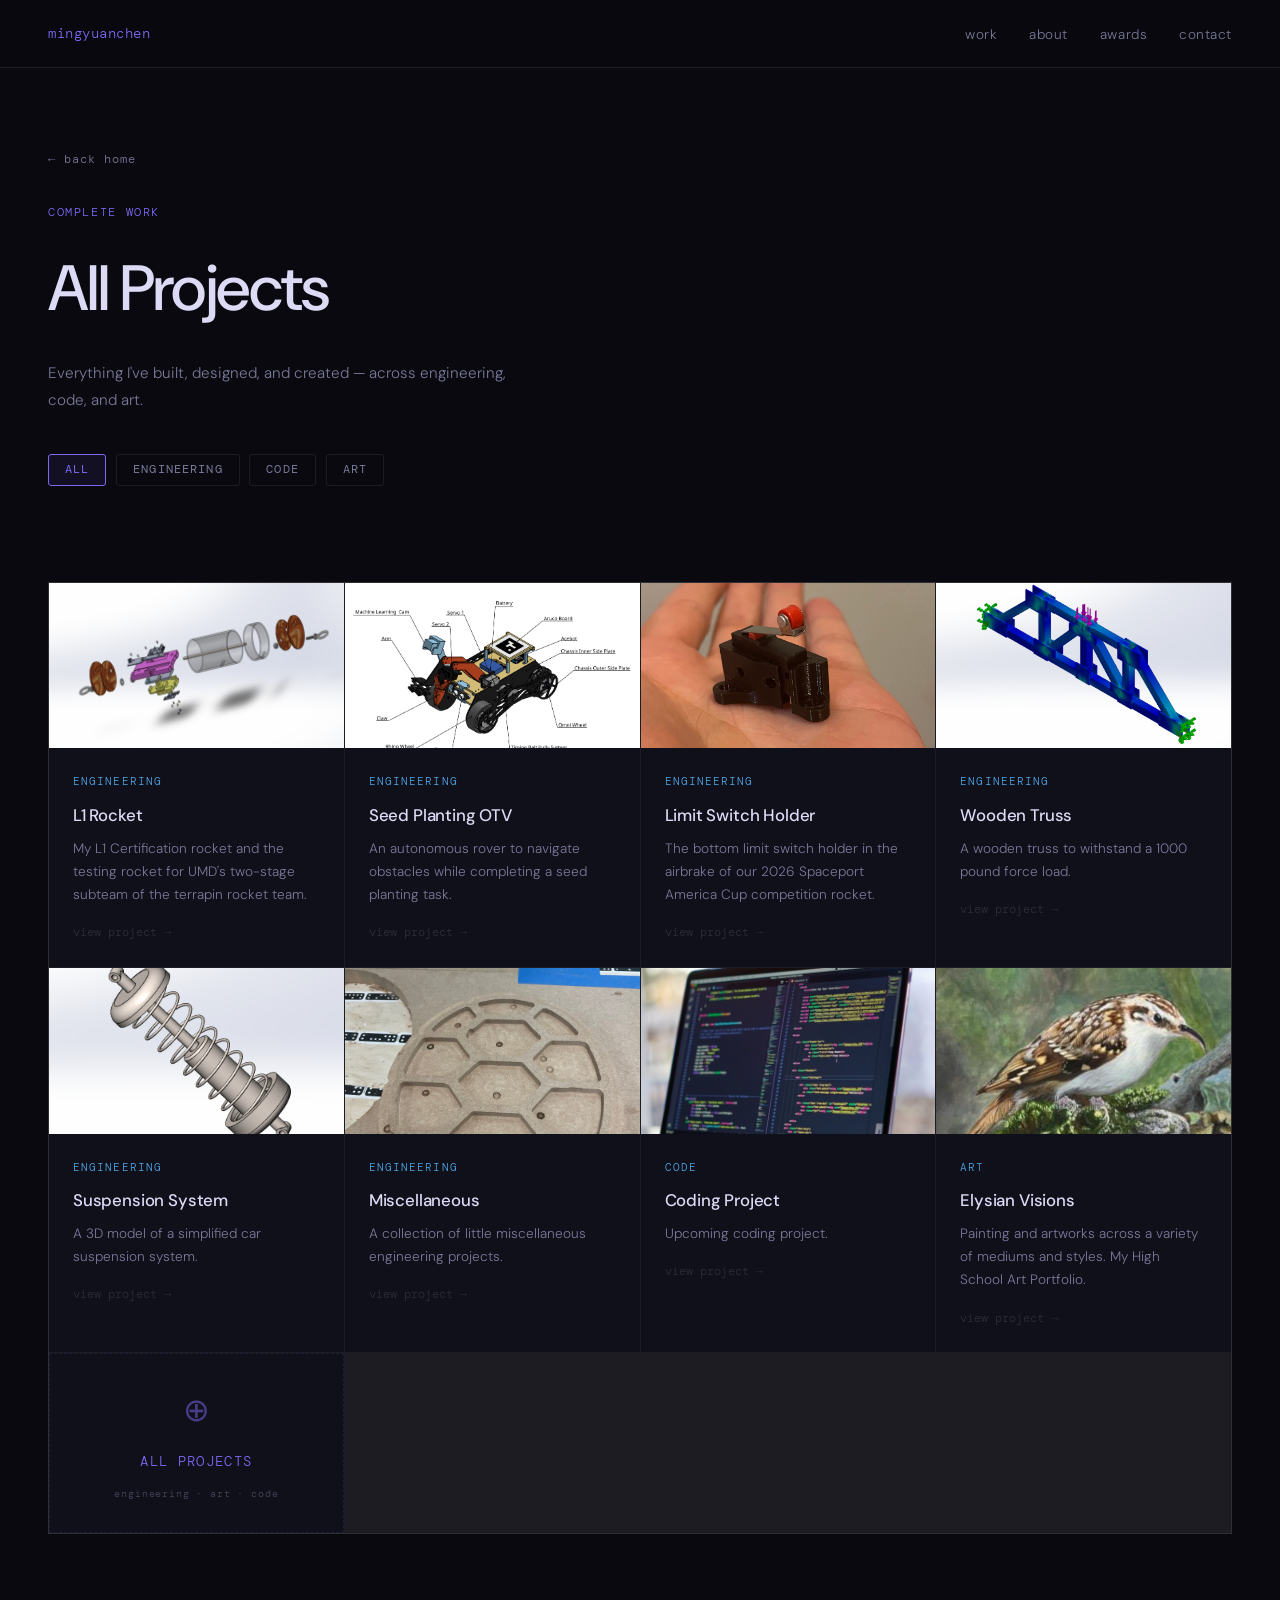
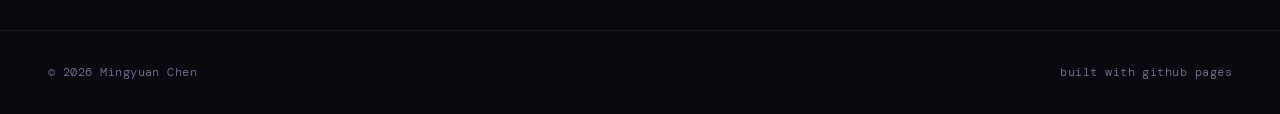
<file: all-projects.html>
<!doctype html>
<html lang="en">
  <head>
    <meta charset="UTF-8" />
    <meta name="viewport" content="width=device-width, initial-scale=1.0" />
    <title>All Projects — Mingyuan Chen</title>
    <link rel="preconnect" href="https://fonts.googleapis.com" />
    <link rel="preconnect" href="https://fonts.gstatic.com" crossorigin />
    <link
      href="https://fonts.googleapis.com/css2?family=DM+Sans:wght@300;400;500&family=DM+Mono:wght@400;500&display=swap"
      rel="stylesheet"
    />
    <link rel="stylesheet" href="style.css" />
    <link rel="stylesheet" href="/Project Pages/project-page.css" />

    <style>
      .all-hero {
        padding: 9rem 3rem 3rem;
      }
      .filter-bar {
        display: flex;
        gap: 0.6rem;
        flex-wrap: wrap;
        margin-bottom: 3rem;
      }
      .filter-btn {
        font-family: var(--mono);
        font-size: 0.72rem;
        letter-spacing: 0.1em;
        text-transform: uppercase;
        padding: 0.45rem 1rem;
        border-radius: 3px;
        border: 1px solid var(--border);
        background: transparent;
        color: var(--muted);
        cursor: pointer;
        transition: all 0.2s;
      }
      .filter-btn:hover {
        border-color: rgba(124, 106, 245, 0.4);
        color: var(--text);
      }
      .filter-btn.active {
        border-color: var(--accent);
        color: var(--accent);
        background: rgba(124, 106, 245, 0.08);
      }
      .all-grid-wrap {
        padding: 0 3rem 6rem;
      }
      .project-card.hidden {
        display: none;
      }
      .back-link {
        font-family: var(--mono);
        font-size: 0.75rem;
        letter-spacing: 0.08em;
        color: var(--muted);
        text-decoration: none;
        transition: color 0.2s;
      }
      .back-link:hover {
        color: var(--accent);
      }
      @media (max-width: 680px) {
        .all-hero,
        .all-grid-wrap {
          padding-left: 1.5rem;
          padding-right: 1.5rem;
        }
      }
    </style>
  </head>
  <body>
    <!-- NAV -->
    <nav>
      <a href="../../index.html" class="nav-logo">mingyuanchen</a>
      <ul class="nav-links">
        <li><a href="../../index.html#projects">work</a></li>
        <li><a href="../../index.html#about">about</a></li>
        <li><a href="../../index.html#certs">awards</a></li>
        <li><a href="../../index.html#contact">contact</a></li>
      </ul>
    </nav>

    <div class="all-hero">
      <a href="index.html" class="back-link">← back home</a>
      <div style="height: 2rem"></div>
      <p class="section-label">complete work</p>
      <h1
        style="
          font-size: clamp(2rem, 5vw, 4rem);
          font-weight: 500;
          letter-spacing: -0.025em;
          margin-bottom: 1rem;
        "
      >
        All Projects
      </h1>
      <p
        style="
          color: var(--muted);
          font-size: 0.95rem;
          max-width: 500px;
          margin-bottom: 2.5rem;
          line-height: 1.8;
        "
      >
        Everything I've built, designed, and created — across engineering, code,
        and art.
      </p>
      <div class="filter-bar">
        <button class="filter-btn active" onclick="filter('all', this)">
          all
        </button>
        <button class="filter-btn" onclick="filter('engineering', this)">
          engineering
        </button>
        <button class="filter-btn" onclick="filter('code', this)">code</button>
        <button class="filter-btn" onclick="filter('art', this)">art</button>
      </div>
    </div>

    <div class="all-grid-wrap">
      <div class="project-grid">
        <a
          href="Project Pages/Engineering/L1_Rocket.html"
          class="project-card"
          data-img="images/projects/L1 Thumbnail.png"
        >
          <div class="project-thumb"></div>
          <div class="project-card-body">
            <p class="project-tag">engineering</p>
            <h3 class="project-title">L1 Rocket</h3>
            <p class="project-desc">
              My L1 Certification rocket and the testing rocket for UMD's
              two-stage subteam of the terrapin rocket team.
            </p>
            <span class="project-arrow">view project →</span>
          </div>
        </a>

        <a
          href="Project Pages/Engineering/Seed_Planting_OTV.html"
          class="project-card"
          data-img="images/projects/OTV Thumbnail.png"
        >
          <div class="project-thumb"></div>
          <div class="project-card-body">
            <p class="project-tag">engineering</p>
            <h3 class="project-title">Seed Planting OTV</h3>
            <p class="project-desc">
              An autonomous rover to navigate obstacles while completing a seed
              planting task.
            </p>
            <span class="project-arrow">view project →</span>
          </div>
        </a>

        <a
          href="Project Pages/Engineering/Limit_Switch_Holder.html"
          class="project-card"
          data-img="images/projects/LSH Thumbnail.jpg"
        >
          <div class="project-thumb"></div>
          <div class="project-card-body">
            <p class="project-tag">engineering</p>
            <h3 class="project-title">Limit Switch Holder</h3>
            <p class="project-desc">
              The bottom limit switch holder in the airbrake of our 2026
              Spaceport America Cup competition rocket.
            </p>
            <span class="project-arrow">view project →</span>
          </div>
        </a>

        <a
          href="Project Pages/Engineering/Wooden_Truss.html"
          class="project-card"
          data-img="images/projects/Truss Thumbnail.png"
        >
          <div class="project-thumb"></div>
          <div class="project-card-body">
            <p class="project-tag">engineering</p>
            <h3 class="project-title">Wooden Truss</h3>
            <p class="project-desc">
              A wooden truss to withstand a 1000 pound force load.
            </p>
            <span class="project-arrow">view project →</span>
          </div>
        </a>

        <a
          href="Project Pages/Engineering/Suspension_System.html"
          class="project-card"
          data-img="images/projects/Damper Thumbnail.png"
        >
          <div class="project-thumb"></div>
          <div class="project-card-body">
            <p class="project-tag">engineering</p>
            <h3 class="project-title">Suspension System</h3>
            <p class="project-desc">
              A 3D model of a simplified car suspension system.
            </p>
            <span class="project-arrow">view project →</span>
          </div>
        </a>

        <a
          href="Project Pages/Engineering/miscellaneous.html"
          class="project-card"
          data-tag="engineering"
          data-img="images/projects/Randos Thumbnail.jpeg"
        >
          <div class="project-thumb"></div>
          <div class="project-card-body">
            <p class="project-tag">engineering</p>
            <h3 class="project-title">Miscellaneous</h3>
            <p class="project-desc">
              A collection of little miscellaneous engineering projects.
            </p>
            <span class="project-arrow">view project →</span>
          </div>
        </a>

        <a
          href="Project Pages/Coding/Coding Project1.html"
          class="project-card"
          data-img="images/projects/Coding Thumbnail.jpg"
        >
          <div class="project-thumb"></div>
          <div class="project-card-body">
            <p class="project-tag">code</p>
            <h3 class="project-title">Coding Project</h3>
            <p class="project-desc">Upcoming coding project.</p>
            <span class="project-arrow">view project →</span>
          </div>
        </a>

        <a
          href="Project Pages/Art/Elysian Visions.html"
          class="project-card"
          data-img="images/projects/Art Thumbnail.jpg"
        >
          <div class="project-thumb"></div>
          <div class="project-card-body">
            <p class="project-tag">art</p>
            <h3 class="project-title">Elysian Visions</h3>
            <p class="project-desc">
              Painting and artworks across a variety of mediums and styles. My
              High School Art Portfolio.
            </p>
            <span class="project-arrow">view project →</span>
          </div>
        </a>

        <!-- SLOT 8: more projects -->
        <a href="all-projects.html" class="project-card project-card--more">
          <div class="more-projects-inner">
            <span class="more-projects-icon">⊕</span>
            <p class="more-projects-label">all projects</p>
            <p class="more-projects-sub">engineering · art · code</p>
          </div>
        </a>
      </div>
    </div>

    <!-- FOOTER -->
    <footer>
      <span>© 2026 Mingyuan Chen</span>
      <span>built with github pages</span>
    </footer>

    <script>
      // Set thumbnail backgrounds from data-img
      document.querySelectorAll(".project-card[data-img]").forEach((card) => {
        const src = card.getAttribute("data-img");
        const thumb = card.querySelector(".project-thumb");
        if (thumb && src) {
          thumb.style.backgroundImage = `url('${src}')`;
          thumb.classList.add("has-image");
        }
      });

      function filter(tag, btn) {
        document
          .querySelectorAll(".filter-btn")
          .forEach((b) => b.classList.remove("active"));
        btn.classList.add("active");
        document.querySelectorAll(".project-card").forEach((card) => {
          card.classList.toggle(
            "hidden",
            tag !== "all" && card.dataset.tag !== tag,
          );
        });
      }
    </script>
  </body>
</html>
</file>
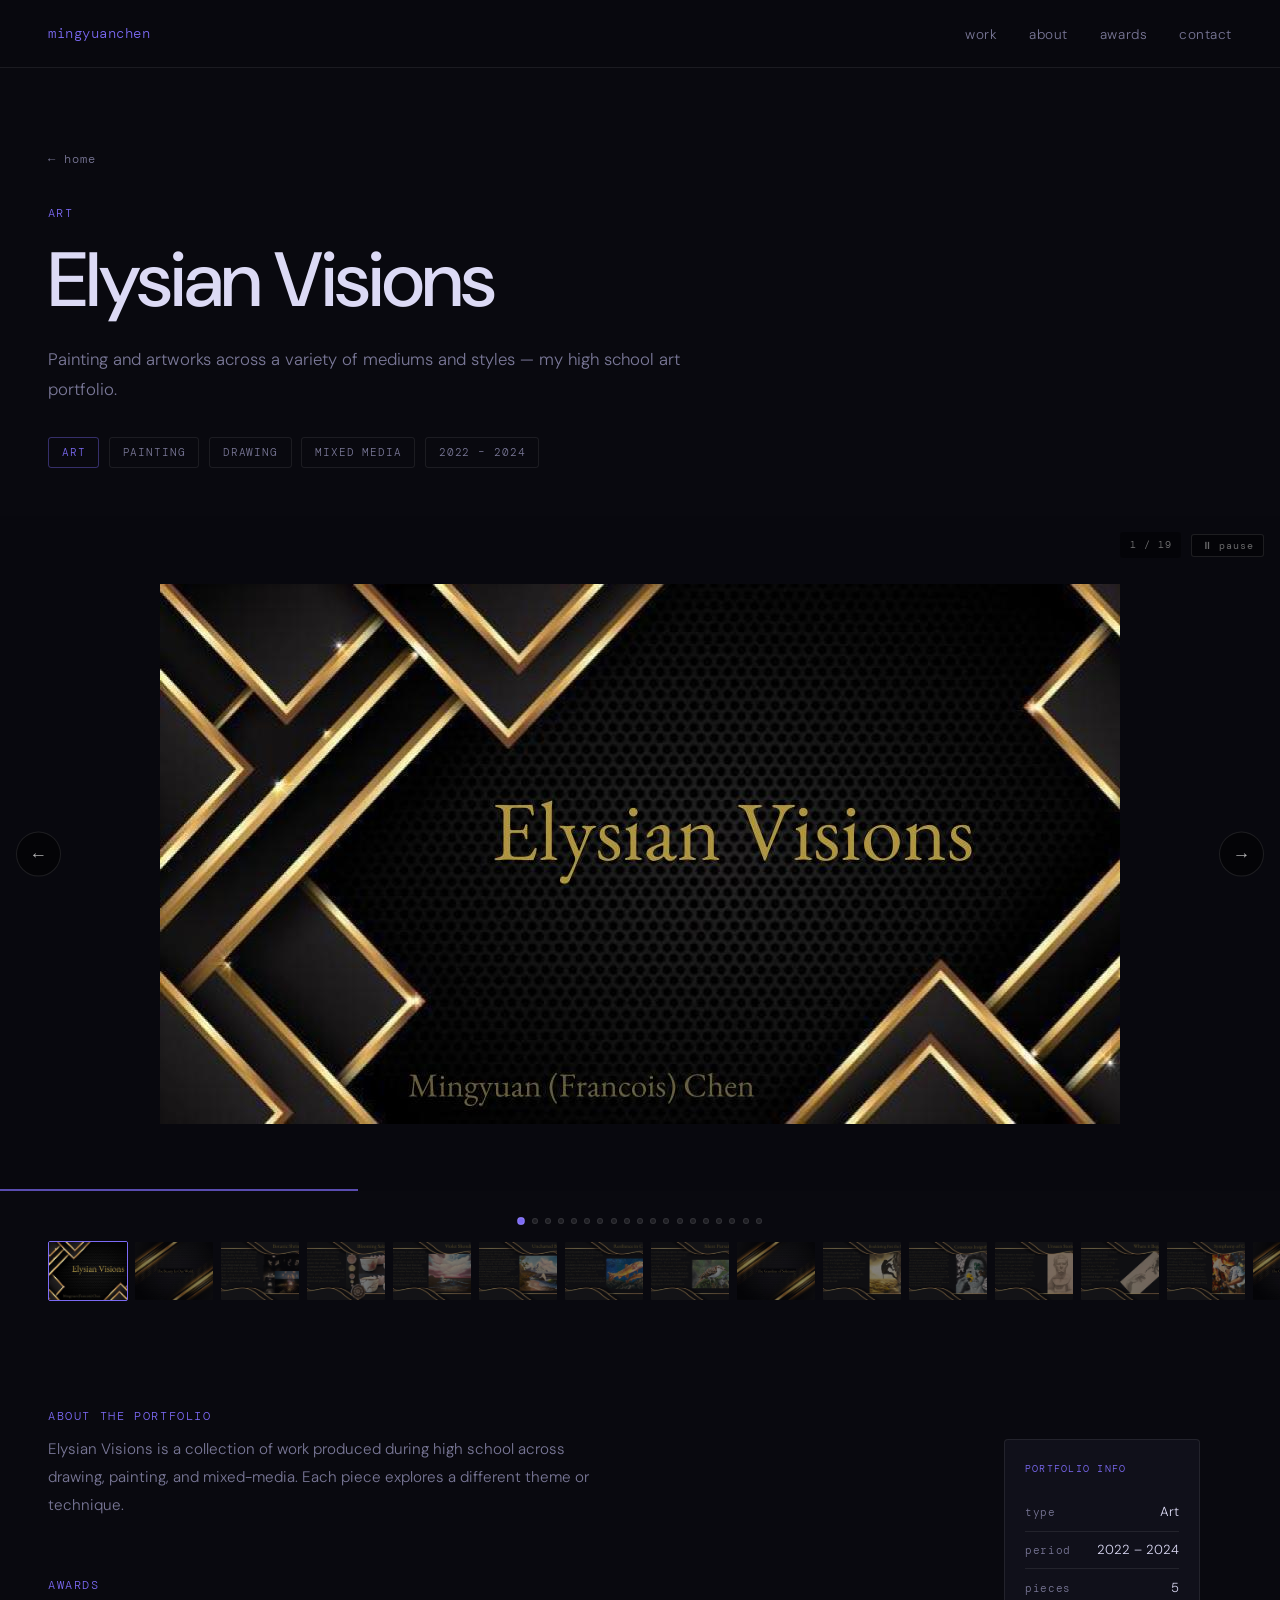
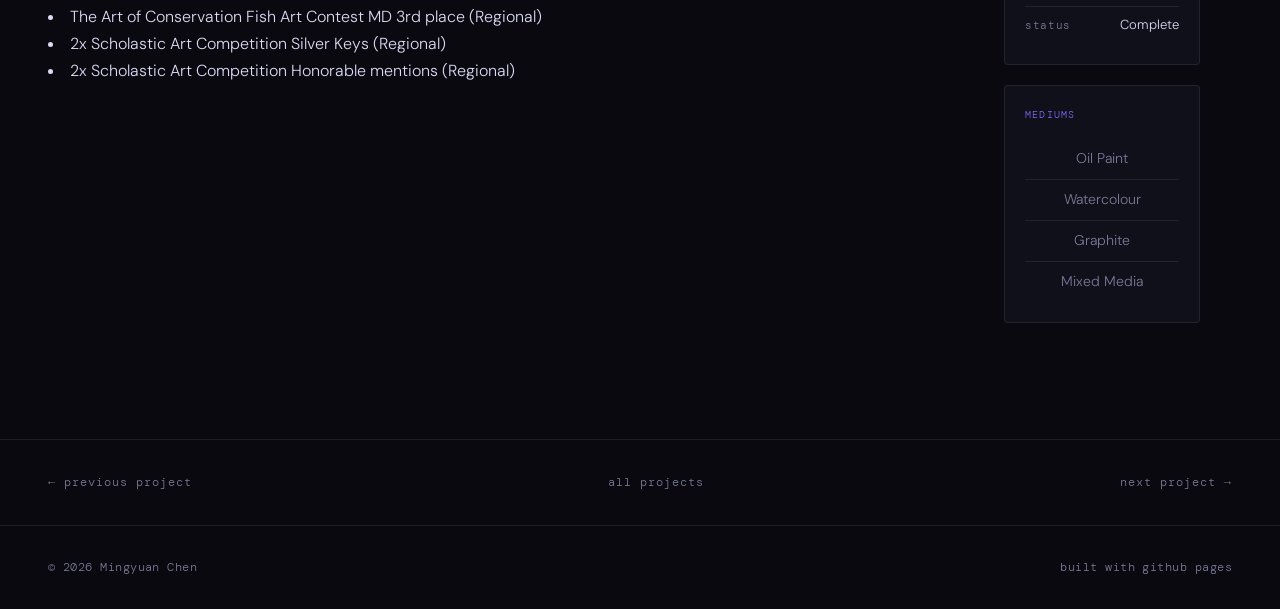
<file: Project Pages/Art/Elysian Visions.html>
<!doctype html>
<html lang="en">
  <head>
    <meta charset="UTF-8" />
    <meta name="viewport" content="width=device-width, initial-scale=1.0" />
    <title>Elysian Visions — Mingyuan Chen</title>
    <link rel="preconnect" href="https://fonts.googleapis.com" />
    <link rel="preconnect" href="https://fonts.gstatic.com" crossorigin />
    <link
      href="https://fonts.googleapis.com/css2?family=DM+Sans:wght@300;400;500&family=DM+Mono:wght@400;500&display=swap"
      rel="stylesheet"
    />
    <link rel="stylesheet" href="../../style.css" />
    <link rel="stylesheet" href="../project-page.css" />
    <style>
      /* ── GALLERY SLIDESHOW ── */
      .gallery-section {
        padding: 0 0 6rem;
      }

      /* Main viewer — fixed height prevents layout reflow on slide change */
      .slide-viewer {
        position: relative;
        width: 100%;
        height: 75vh;
        min-height: 400px;
        max-height: 700px;
        background: #08080e;
        overflow: hidden;
        user-select: none;
      }

      /* Individual slides */
      .slide {
        position: absolute;
        inset: 0;
        display: flex;
        align-items: center;
        justify-content: center;
        opacity: 0;
        transition: opacity 0.7s ease;
        pointer-events: none;
      }
      .slide.active {
        opacity: 1;
        pointer-events: auto;
      }
      .slide img {
        max-width: 100%;
        max-height: 100%;
        object-fit: contain;
        display: block;
      }

      /* Caption strip */
      .slide-caption {
        position: absolute;
        bottom: 0;
        left: 0;
        right: 0;
        padding: 1.25rem 1.5rem;
        background: linear-gradient(transparent, rgba(0, 0, 0, 0.6));
        font-family: var(--sans);
        font-size: 0.85rem;
        color: rgba(255, 255, 255, 0.7);
        line-height: 1.5;
        pointer-events: none;
        z-index: 4;
      }

      /* Prev / Next arrow buttons */
      .slide-btn {
        position: absolute;
        top: 50%;
        transform: translateY(-50%);
        z-index: 5;
        background: rgba(0, 0, 0, 0.45);
        border: 1px solid rgba(255, 255, 255, 0.1);
        color: rgba(255, 255, 255, 0.7);
        width: 2.8rem;
        height: 2.8rem;
        border-radius: 50%;
        font-size: 1.1rem;
        cursor: pointer;
        display: flex;
        align-items: center;
        justify-content: center;
        transition:
          background 0.2s,
          color 0.2s,
          border-color 0.2s;
        font-family: var(--mono);
      }
      .slide-btn:hover {
        background: rgba(124, 106, 245, 0.3);
        border-color: rgba(124, 106, 245, 0.5);
        color: #fff;
      }
      .slide-btn.prev {
        left: 1rem;
      }
      .slide-btn.next {
        right: 1rem;
      }

      /* Progress bar */
      .slide-progress {
        position: absolute;
        bottom: 0;
        left: 0;
        height: 2px;
        background: var(--accent);
        z-index: 6;
        transition: width 0.1s linear;
        opacity: 0.7;
      }

      /* Counter + pause indicator */
      .slide-hud {
        position: absolute;
        top: 1rem;
        right: 1rem;
        z-index: 5;
        display: flex;
        align-items: center;
        gap: 0.6rem;
      }
      .slide-counter {
        font-family: var(--mono);
        font-size: 0.65rem;
        letter-spacing: 0.1em;
        color: rgba(255, 255, 255, 0.45);
        background: rgba(0, 0, 0, 0.4);
        padding: 0.25rem 0.6rem;
        border-radius: 3px;
      }
      .slide-pause-btn {
        font-family: var(--mono);
        font-size: 0.65rem;
        letter-spacing: 0.08em;
        color: rgba(255, 255, 255, 0.4);
        background: rgba(0, 0, 0, 0.4);
        border: 1px solid rgba(255, 255, 255, 0.1);
        padding: 0.25rem 0.6rem;
        border-radius: 3px;
        cursor: pointer;
        transition:
          color 0.2s,
          border-color 0.2s;
      }
      .slide-pause-btn:hover {
        color: #fff;
        border-color: rgba(255, 255, 255, 0.3);
      }
      .slide-pause-btn.paused {
        color: var(--accent);
        border-color: rgba(124, 106, 245, 0.4);
      }

      /* Dot strip — fixed height prevents reflow */
      .slide-dots {
        display: flex;
        justify-content: center;
        gap: 0.45rem;
        padding: 1.25rem 0 0;
        flex-wrap: wrap;
        height: 2.5rem;
        align-items: center;
        flex-shrink: 0;
      }
      .dot {
        width: 6px;
        height: 6px;
        border-radius: 50%;
        background: var(--border);
        border: 1px solid rgba(255, 255, 255, 0.1);
        cursor: pointer;
        transition:
          background 0.2s,
          transform 0.2s;
        flex-shrink: 0;
      }
      .dot.active {
        background: var(--accent);
        transform: scale(1.3);
      }
      .dot:hover {
        background: rgba(124, 106, 245, 0.5);
      }

      /* Thumbnail strip — fixed height prevents reflow as images load */
      .slide-thumbs {
        display: flex;
        gap: 6px;
        padding: 1rem 3rem;
        overflow-x: auto;
        scrollbar-width: thin;
        scrollbar-color: var(--border) transparent;
        height: 80px; /* fixed so it never shifts */
        align-items: center;
        flex-shrink: 0;
      }
      .slide-thumbs::-webkit-scrollbar {
        height: 4px;
      }
      .slide-thumbs::-webkit-scrollbar-thumb {
        background: var(--border);
        border-radius: 2px;
      }
      .thumb {
        flex-shrink: 0;
        width: 80px;
        height: 60px;
        object-fit: cover;
        border-radius: 2px;
        border: 1px solid transparent;
        cursor: pointer;
        opacity: 0.5;
        transition:
          opacity 0.2s,
          border-color 0.2s;
      }
      .thumb.active,
      .thumb:hover {
        opacity: 1;
        border-color: var(--accent);
      }

      /* ── RESPONSIVE ── */
      @media (max-width: 680px) {
        .slide-btn {
          width: 2.2rem;
          height: 2.2rem;
          font-size: 0.9rem;
        }
        .slide-thumbs {
          padding-left: 1.5rem;
          padding-right: 1.5rem;
        }
      }
    </style>
  </head>
  <body>
    <!-- NAV -->
    <nav>
      <a href="../../index.html" class="nav-logo">mingyuanchen</a>
      <ul class="nav-links">
        <li><a href="../../index.html#projects">work</a></li>
        <li><a href="../../index.html#about">about</a></li>
        <li><a href="../../index.html#certs">awards</a></li>
        <li><a href="../../index.html#contact">contact</a></li>
      </ul>
    </nav>

    <!-- HERO -->
    <div class="project-hero">
      <a href="../../index.html#projects" class="back-link">← home</a>
      <div style="height: 2rem"></div>
      <p class="hero-eyebrow">art</p>
      <h1 class="project-title-large">Elysian Visions</h1>
      <p class="project-subtitle">
        Painting and artworks across a variety of mediums and styles — my high
        school art portfolio.
      </p>
      <div class="project-meta">
        <span class="meta-pill accent">art</span>
        <span class="meta-pill">Painting</span>
        <span class="meta-pill">Drawing</span>
        <span class="meta-pill">Mixed Media</span>
        <span class="meta-pill">2022 – 2024</span>
      </div>
    </div>

    <!-- ── GALLERY ── -->
    <div class="gallery-section">
      <!-- Main viewer -->
      <div class="slide-viewer" id="viewer">
        <!-- ▶ Add one .slide per artwork. -->

        <div class="slide active">
          <img src="../../images/art/slide-00.jpg" alt="Artwork" />
        </div>

        <div class="slide active">
          <img src="../../images/art/slide-01.jpg" alt="Artwork" />
        </div>

        <div class="slide active">
          <img src="../../images/art/slide-02.jpg" alt="Artwork" />
          <div class="slide-caption">Ceramic</div>
        </div>

        <div class="slide active">
          <img src="../../images/art/slide-03.jpg" alt="Artwork" />
          <div class="slide-caption">Ceramic</div>
        </div>

        <div class="slide active">
          <img src="../../images/art/slide-04.jpg" alt="Artwork" />
          <div class="slide-caption">Acrylic</div>
        </div>

        <div class="slide active">
          <img src="../../images/art/slide-05.jpg" alt="Artwork" />
          <div class="slide-caption">Acrylic</div>
        </div>

        <div class="slide active">
          <img src="../../images/art/slide-06.jpg" alt="Artwork" />
          <div class="slide-caption">Acrylic</div>
        </div>

        <div class="slide active">
          <img src="../../images/art/slide-07.jpg" alt="Artwork" />
          <div class="slide-caption">Acrylic</div>
        </div>

        <div class="slide active">
          <img src="../../images/art/slide-08.jpg" alt="Artwork" />
        </div>

        <div class="slide active">
          <img src="../../images/art/slide-09.jpg" alt="Artwork" />
          <div class="slide-caption">Acrylic</div>
        </div>

        <div class="slide active">
          <img src="../../images/art/slide-10.jpg" alt="Artwork" />
          <div class="slide-caption">Acrylic</div>
        </div>

        <div class="slide active">
          <img src="../../images/art/slide-11.jpg" alt="Artwork" />
          <div class="slide-caption">Sketch</div>
        </div>

        <div class="slide active">
          <img src="../../images/art/slide-12.jpg" alt="Artwork" />
          <div class="slide-caption">Sketch</div>
        </div>

        <div class="slide active">
          <img src="../../images/art/slide-13.jpg" alt="Artwork" />
          <div class="slide-caption">Acrylic</div>
        </div>

        <div class="slide active">
          <img src="../../images/art/slide-14.jpg" alt="Artwork" />
        </div>

        <div class="slide active">
          <img src="../../images/art/slide-15.jpg" alt="Artwork" />
          <div class="slide-caption">Colored Pencil</div>
        </div>

        <div class="slide active">
          <img src="../../images/art/slide-16.jpg" alt="Artwork" />
          <div class="slide-caption">Mixed Media</div>
        </div>

        <div class="slide active">
          <img src="../../images/art/slide-17.jpg" alt="Artwork" />
          <div class="slide-caption">Wire</div>
        </div>

        <div class="slide active">
          <img src="../../images/art/slide-18.jpg" alt="Artwork" />
          <div class="slide-caption">Wire</div>
        </div>

        <!-- ▶ Copy a .slide block above to add more artworks -->

        <!-- Controls overlaid on the viewer -->
        <button class="slide-btn prev" id="btn-prev" aria-label="Previous">
          &#8592;
        </button>
        <button class="slide-btn next" id="btn-next" aria-label="Next">
          &#8594;
        </button>

        <!-- HUD: counter + pause -->
        <div class="slide-hud">
          <span class="slide-counter" id="slide-counter">1 / 5</span>
          <button class="slide-pause-btn" id="btn-pause">⏸ pause</button>
        </div>

        <!-- Auto-scroll progress bar -->
        <div class="slide-progress" id="progress-bar"></div>
      </div>

      <!-- Dot indicators -->
      <div class="slide-dots" id="slide-dots"></div>

      <!-- Thumbnail strip -->
      <div class="slide-thumbs" id="slide-thumbs"></div>
    </div>

    <!-- SIDEBAR INFO + PREV/NEXT -->
    <div
      style="
        padding: 0 3rem 4rem;
        display: grid;
        grid-template-columns: 1fr 260px;
        gap: 4rem;
        align-items: start;
      "
    >
      <div>
        <p class="section-label" style="margin-bottom: 0.5rem">
          About the portfolio
        </p>
        <p
          style="
            color: var(--muted);
            font-size: 0.95rem;
            line-height: 1.85;
            max-width: 560px;
          "
        >
          Elysian Visions is a collection of work produced during high school
          across drawing, painting, and mixed-media. Each piece explores a
          different theme or technique.<br /><br /><br />
        </p>
        <p class="section-label" style="margin-bottom: 0.5rem">Awards</p>
        <p
          style="
            color: var(--muted);
            font-size: 0.95rem;
            line-height: 1.85;
            max-width: 560px;
          "
        >
          <li>
            The Art of Conservation Fish Art Contest MD 3rd place (Regional)
          </li>
          <li>2x Scholastic Art Competition Silver Keys (Regional)</li>
          <li>2x Scholastic Art Competition Honorable mentions (Regional)</li>
        </p>
      </div>

      <aside class="project-sidebar" style="position: sticky; top: 6rem">
        <div class="sidebar-block">
          <p class="sidebar-label">portfolio info</p>
          <div class="sidebar-row"><span>type</span><span>Art</span></div>
          <div class="sidebar-row">
            <span>period</span><span>2022 – 2024</span>
          </div>
          <div class="sidebar-row"><span>pieces</span><span>5</span></div>
          <div class="sidebar-row">
            <span>status</span><span>Complete</span>
          </div>
        </div>
        <div class="sidebar-block">
          <p class="sidebar-label">mediums</p>
          <span class="tools-item">Oil Paint</span>
          <span class="tools-item">Watercolour</span>
          <span class="tools-item">Graphite</span>
          <span class="tools-item">Mixed Media</span>
        </div>
      </aside>
    </div>

    <!-- PREV / NEXT -->
    <div class="project-nav">
      <a href="#">← previous project</a>
      <a href="../../index.html#projects">all projects</a>
      <a href="#">next project →</a>
    </div>

    <!-- FOOTER -->
    <footer>
      <span>© 2026 Mingyuan Chen</span>
      <span>built with github pages</span>
    </footer>

    <script>
      (function () {
        const slides = Array.from(document.querySelectorAll(".slide"));
        const dotsWrap = document.getElementById("slide-dots");
        const thumbsWrap = document.getElementById("slide-thumbs");
        const counter = document.getElementById("slide-counter");
        const progress = document.getElementById("progress-bar");
        const pauseBtn = document.getElementById("btn-pause");
        const prevBtn = document.getElementById("btn-prev");
        const nextBtn = document.getElementById("btn-next");

        const INTERVAL = 5000; // ms between auto-advances
        const TICK = 50; // ms between progress bar updates

        let current = 0;
        let paused = false;
        let elapsed = 0; // ms elapsed in current interval
        let ticker = null;

        const total = slides.length;

        // ── BUILD DOTS & THUMBS ──────────────────────────────────────
        slides.forEach((slide, i) => {
          // Dot
          const dot = document.createElement("div");
          dot.className = "dot" + (i === 0 ? " active" : "");
          dot.addEventListener("click", () => goTo(i, true));
          dotsWrap.appendChild(dot);

          // Thumb — clone the img src from the slide
          const img = slide.querySelector("img");
          if (img) {
            const th = document.createElement("img");
            th.className = "thumb" + (i === 0 ? " active" : "");
            th.src = img.src;
            th.alt = img.alt;
            th.addEventListener("click", () => goTo(i, true));
            thumbsWrap.appendChild(th);
          }
        });

        const dots = Array.from(dotsWrap.querySelectorAll(".dot"));
        const thumbs = Array.from(thumbsWrap.querySelectorAll(".thumb"));

        // ── UPDATE UI ────────────────────────────────────────────────
        function updateUI() {
          slides.forEach((s, i) => s.classList.toggle("active", i === current));
          dots.forEach((d, i) => d.classList.toggle("active", i === current));
          thumbs.forEach((t, i) => t.classList.toggle("active", i === current));
          counter.textContent = current + 1 + " / " + total;

          // Scroll active thumb into view
          if (thumbs[current]) {
            thumbs[current].scrollIntoView({
              behavior: "smooth",
              block: "nearest",
              inline: "center",
            });
          }
        }

        // ── NAVIGATION ───────────────────────────────────────────────
        function goTo(index, userInitiated = false) {
          current = (index + total) % total;
          updateUI();
          elapsed = 0;
          if (userInitiated) {
            // Pause auto-scroll on manual interaction, resume after 8 s
            pause();
            clearTimeout(resumeTimer);
            resumeTimer = setTimeout(resume, 8000);
          }
        }

        prevBtn.addEventListener("click", () => goTo(current - 1, true));
        nextBtn.addEventListener("click", () => goTo(current + 1, true));

        // Arrow keys
        document.addEventListener("keydown", (e) => {
          if (e.key === "ArrowLeft") goTo(current - 1, true);
          if (e.key === "ArrowRight") goTo(current + 1, true);
        });

        // ── AUTO-SCROLL TICKER ───────────────────────────────────────
        function tick() {
          if (paused) return;
          elapsed += TICK;
          const pct = Math.min((elapsed / INTERVAL) * 100, 100);
          progress.style.width = pct + "%";
          if (elapsed >= INTERVAL) {
            elapsed = 0;
            goTo(current + 1, false);
          }
        }

        function pause() {
          paused = true;
          pauseBtn.textContent = "▶ play";
          pauseBtn.classList.add("paused");
        }

        function resume() {
          paused = false;
          elapsed = 0;
          pauseBtn.textContent = "⏸ pause";
          pauseBtn.classList.remove("paused");
        }

        let resumeTimer = null;

        pauseBtn.addEventListener("click", () => {
          if (paused) resume();
          else {
            pause();
            clearTimeout(resumeTimer);
          }
        });

        // Start ticker
        ticker = setInterval(tick, TICK);
        updateUI();
      })();
    </script>
  </body>
</html>
</file>
<file: style.css>
*, *::before, *::after { box-sizing: border-box; margin: 0; padding: 0; }

:root {
  --bg:        #09090f;
  --surface:   #10101a;
  --border:    rgba(255,255,255,0.08);
  --accent:    #7c6af5;
  --accent-dim:#2e2860;
  --accent-alt:#4fa8e8;
  --text:      #dcdaf5;
  --muted:     #7a7898;
  --mono:      'DM Mono', monospace;
  --sans:      'DM Sans', sans-serif;
}

html { scroll-behavior: smooth; }

body {
  background: var(--bg);
  color: var(--text);
  font-family: var(--sans);
  font-weight: 300;
  line-height: 1.7;
  min-height: 100vh;
}

/* ── NAV ── */
nav {
  position: fixed; top: 0; left: 0; right: 0; z-index: 100;
  display: flex; justify-content: space-between; align-items: center;
  padding: 1.25rem 3rem;
  border-bottom: 1px solid var(--border);
  background: rgba(9,9,15,0.85);
  backdrop-filter: blur(12px);
}
.nav-logo {
  font-family: var(--mono);
  font-size: 0.85rem;
  color: var(--accent);
  letter-spacing: 0.04em;
}
.nav-links { display: flex; gap: 2rem; list-style: none; }
.nav-links a {
  font-size: 0.85rem;
  color: var(--muted);
  text-decoration: none;
  letter-spacing: 0.04em;
  transition: color 0.2s;
}
.nav-links a:hover { color: var(--text); }

/* ── HERO ── */
.hero {
  position: relative;
  min-height: 100vh;
  display: flex; align-items: center;
  padding: 8rem 3rem 4rem;
  overflow: hidden;
}

#grain {
  position: absolute; inset: 0;
  opacity: 0.035;
  pointer-events: none;
}

/* Purple-blue glow blob */
.hero::before {
  content: '';
  position: absolute;
  width: 600px; height: 600px;
  top: 5%; right: 0%;
  background: radial-gradient(circle, rgba(124,106,245,0.14) 0%, rgba(79,168,232,0.07) 50%, transparent 70%);
  pointer-events: none;
}

.hero-inner { position: relative; max-width: 820px; }

.hero-eyebrow {
  font-family: var(--mono);
  font-size: 0.75rem;
  color: var(--accent);
  letter-spacing: 0.12em;
  text-transform: uppercase;
  margin-bottom: 1.5rem;
}

.hero-name {
  font-size: clamp(3rem, 8vw, 6.5rem);
  font-weight: 500;
  line-height: 1.0;
  letter-spacing: -0.025em;
  margin-bottom: 1.5rem;
}

.hero-bio {
  font-size: 1.1rem;
  color: var(--muted);
  max-width: 520px;
  margin-bottom: 2.5rem;
  line-height: 1.8;
}

.hero-links { display: flex; gap: 1rem; flex-wrap: wrap; }

.btn {
  display: inline-block;
  padding: 0.65rem 1.4rem;
  border-radius: 4px;
  font-size: 0.85rem;
  font-family: var(--mono);
  text-decoration: none;
  letter-spacing: 0.04em;
  transition: all 0.2s;
  cursor: pointer;
  border: none;
}
.btn-primary {
  background: var(--accent);
  color: #fff;
}
.btn-primary:hover { background: #9585f7; }
.btn-ghost {
  background: transparent;
  color: var(--muted);
  border: 1px solid var(--border);
}
.btn-ghost:hover { border-color: rgba(124,106,245,0.4); color: var(--text); }
.btn-sm {
  padding: 0.4rem 0.9rem;
  font-size: 0.75rem;
}

/* ── SECTIONS ── */
section { padding: 6rem 3rem; }
section + section { border-top: 1px solid var(--border); }

.section-label {
  font-family: var(--mono);
  font-size: 0.72rem;
  color: var(--accent);
  letter-spacing: 0.14em;
  text-transform: uppercase;
  margin-bottom: 0.75rem;
}

.section-title {
  font-size: 2.2rem;
  font-weight: 500;
  letter-spacing: -0.02em;
  margin-bottom: 3rem;
}

/* ── PHOTO GLOW ── */
.photo-wrap {
  position: relative;
}

@keyframes glow-pulse {
  0%, 100% { opacity: 0.85; transform: scale(1); }
  50%       { opacity: 1;    transform: scale(1.06); }
}

.photo-glow {
  position: absolute;
  /* extend well beyond the photo edges to bleed into the section */
  inset: -120px -80px -120px -80px;
  z-index: 0;
  pointer-events: none;
  background: transparent;
  filter: blur(55px);
  animation: glow-pulse 6s ease-in-out infinite;
  transition: background 0.8s ease;
}

.photo-wrap img {
  position: relative;
  z-index: 1;
  width: 100%;
  display: block;
  border-radius: 2px;
}

/* Make the about section itself not clip the glow */
#about {
  overflow: visible;
}
.about-grid {
  overflow: visible;
}

/* ── GHOST CERT PLACEHOLDERS ── */
.cert-item--ghost {
  opacity: 0.22;
  pointer-events: none;
  user-select: none;
}

a.project-card {
  text-decoration: none;
  color: inherit;
  display: block;
}
a.project-card:visited {
  color: inherit;
}

/* ── MORE PROJECTS CARD ── */
.project-card--more {
  display: flex !important;
  align-items: center;
  justify-content: center;
  min-height: 180px;
  background: var(--surface) !important;
  border: 1px dashed rgba(124,106,245,0.15) !important;
  transition: border-color 0.2s, background 0.2s !important;
}
.project-card--more:hover {
  background: rgba(124,106,245,0.05) !important;
  border-color: rgba(124,106,245,0.35) !important;
}
.more-projects-inner {
  display: flex;
  flex-direction: column;
  align-items: center;
  gap: 0.75rem;
  text-align: center;
}
.more-projects-icon {
  font-size: 2rem;
  color: var(--accent);
  opacity: 0.25;
  transition: opacity 0.2s;
}
.project-card--more:hover .more-projects-icon { opacity: 0.6; }
.more-projects-label {
  font-family: var(--mono);
  font-size: 0.85rem;
  letter-spacing: 0.1em;
  text-transform: uppercase;
  color: var(--muted);
}
.more-projects-sub {
  font-family: var(--mono);
  font-size: 0.65rem;
  letter-spacing: 0.08em;
  color: var(--muted);
  opacity: 0.5;
}
.more-projects-inner {
  display: flex;
  flex-direction: column;
  align-items: center;
  gap: 0.75rem;
  text-align: center;
}
.more-projects-icon {
  font-size: 2rem;
  color: var(--accent);
  opacity: 0.5;
  transition: opacity 0.2s;
}
.project-card--more:hover .more-projects-icon { opacity: 1; }
.more-projects-label {
  font-family: var(--mono);
  font-size: 0.85rem;
  letter-spacing: 0.1em;
  text-transform: uppercase;
  color: var(--accent);
}
.more-projects-sub {
  font-family: var(--mono);
  font-size: 0.65rem;
  letter-spacing: 0.08em;
  color: var(--muted);
}
/* ── PROJECT GRID ── */
.project-grid {
  display: grid;
  grid-template-columns: repeat(auto-fill, minmax(260px, 1fr));
  gap: 1px;
  background: var(--border);
  border: 1px solid var(--border);
}

/* Thumbnail card */
.project-card {
  background: var(--surface);
  display: flex;
  flex-direction: column;
  transition: background 0.2s;
  cursor: pointer;
  overflow: hidden;
}
.project-card:hover { background: #16162a; }

/* Thumbnail image area */
.project-thumb {
  width: 100%;
  aspect-ratio: 16/9;
  background-color: #0d0d1a;
  background-size: cover;
  background-position: center;
  background-repeat: no-repeat;
  transition: transform 0.4s ease;
  flex-shrink: 0;
}
/* No image: show a subtle grid pattern placeholder */
.project-thumb:not(.has-image) {
  background-image:
    linear-gradient(rgba(124,106,245,0.05) 1px, transparent 1px),
    linear-gradient(90deg, rgba(124,106,245,0.05) 1px, transparent 1px);
  background-size: 24px 24px;
}
.project-card:hover .project-thumb { transform: scale(1.03); }

/* Card body below the image */
.project-card-body {
  padding: 1.5rem;
  display: flex;
  flex-direction: column;
  flex: 1;
}

.project-tag {
  font-family: var(--mono);
  font-size: 0.68rem;
  letter-spacing: 0.1em;
  text-transform: uppercase;
  color: var(--accent-alt);
  margin-bottom: 0.6rem;
}

.project-title {
  font-size: 1.05rem;
  font-weight: 500;
  margin-bottom: 0.5rem;
  letter-spacing: -0.01em;
}

.project-desc {
  font-size: 0.85rem;
  color: var(--muted);
  line-height: 1.7;
  flex: 1;
}

.project-arrow {
  display: inline-block;
  margin-top: 1rem;
  font-family: var(--mono);
  font-size: 0.75rem;
  color: rgba(255,255,255,0.12);
  transition: color 0.2s;
}
.project-card:hover .project-arrow { color: var(--accent); }

/* ── ABOUT ── */
.about-grid {
  display: grid;
  grid-template-columns: 1fr 1fr;
  gap: 4rem;
  align-items: start;
}

.photo-placeholder {
  aspect-ratio: 3/4;
  background: var(--surface);
  border: 1px solid var(--border);
  display: flex;
  align-items: center;
  justify-content: center;
  flex-direction: column;
  gap: 0.5rem;
  color: var(--muted);
  font-family: var(--mono);
  font-size: 0.75rem;
  letter-spacing: 0.06em;
}

.photo-placeholder::before {
  content: '[ photo ]';
  font-size: 0.85rem;
  color: var(--accent-dim);
}

.about-text p { color: var(--muted); margin-bottom: 1rem; font-size: 0.95rem; }
.about-text p:first-child { font-size: 1.1rem; color: var(--text); }

.about-links { margin-top: 2rem; display: flex; gap: 1rem; flex-wrap: wrap; }

/* ── CERTIFICATIONS & AWARDS ── */
.certs-grid {
  display: grid;
  grid-template-columns: 1fr 1fr;
  gap: 4rem;
  align-items: start;
}

.certs-column-title {
  font-family: var(--mono);
  font-size: 0.72rem;
  letter-spacing: 0.12em;
  text-transform: uppercase;
  color: var(--muted);
  margin-bottom: 2rem;
  padding-bottom: 0.75rem;
  border-bottom: 1px solid var(--border);
}

.cert-item {
  display: flex;
  gap: 1.25rem;
  padding: 1.5rem 0;
  border-bottom: 1px solid var(--border);
}
.cert-item:last-child { border-bottom: none; }

.cert-icon {
  flex-shrink: 0;
  width: 2rem;
  height: 2rem;
  display: flex;
  align-items: center;
  justify-content: center;
  border-radius: 4px;
  font-size: 0.7rem;
  margin-top: 0.1rem;
}
.cert-icon--cert  { background: rgba(124,106,245,0.12); color: var(--accent); }
.cert-icon--award { background: rgba(79,168,232,0.12);  color: var(--accent-alt); }

.cert-body { flex: 1; }

.cert-title {
  font-size: 1rem;
  font-weight: 500;
  color: var(--text);
  margin-bottom: 0.25rem;
}

.cert-meta {
  font-family: var(--mono);
  font-size: 0.72rem;
  color: var(--muted);
  letter-spacing: 0.04em;
  margin-bottom: 0.6rem;
}

.cert-desc {
  font-size: 0.875rem;
  color: var(--muted);
  line-height: 1.6;
  margin-bottom: 1rem;
}

/* ── CONTACT ── */
.contact-inner { max-width: 560px; }
.contact-inner p { color: var(--muted); margin-bottom: 2rem; font-size: 0.95rem; }

/* ── FOOTER ── */
footer {
  border-top: 1px solid var(--border);
  padding: 2rem 3rem;
  display: flex;
  justify-content: space-between;
  align-items: center;
  font-family: var(--mono);
  font-size: 0.72rem;
  color: var(--muted);
  letter-spacing: 0.04em;
}

/* ── RESPONSIVE ── */
@media (max-width: 680px) {
  nav { padding: 1rem 1.5rem; }
  .nav-links { gap: 1.25rem; }
  .hero, section { padding-left: 1.5rem; padding-right: 1.5rem; }
  .about-grid { grid-template-columns: 1fr; gap: 2rem; }
  .certs-grid  { grid-template-columns: 1fr; gap: 2rem; }
  footer { flex-direction: column; gap: 0.5rem; text-align: center; }
}

@media (prefers-reduced-motion: reduce) {
  * { animation: none !important; transition: none !important; }
}

/* ── HERO HOLOGRAM ── */

/* The Three.js canvas sits absolute inside the hero, behind the text */
#holo-canvas {
  position: absolute;
  inset: 0;
  width: 100% !important;
  height: 100% !important;
  z-index: 1;
  cursor: default;
}

/* Text stays above the canvas */
.hero-inner {
  position: relative;
  z-index: 2;
  flex-shrink: 0;
  pointer-events: auto;
}

/* ── MOBILE HERO FIX ── */
@media (max-width: 900px) {
  /* Stack vertically: text top, hologram below as its own block */
  .hero {
    flex-direction: column;
    align-items: flex-start;
    justify-content: flex-start;
    padding: 6rem 1.5rem 0;
    min-height: auto;
    overflow: visible;
  }

  .hero-inner {
    position: relative;
    z-index: 2;
    width: 100%;
    padding-bottom: 2rem;
  }

  /* Pull the canvas out of "absolute fill" mode on mobile
     so it sits below the text as a normal block */
  #holo-canvas {
    position: relative;
    inset: auto;
    width: 100% !important;
    height: 60vw !important; /* visible rocket strip below the text */
    max-height: 320px;
    display: block;
    opacity: 1; /* fully visible, not faded */
    z-index: 1;
  }

  /* Reduce hero name size so it fits without overflow */
  .hero-name {
    font-size: clamp(2.4rem, 11vw, 4rem);
  }

  .hero-bio {
    font-size: 1rem;
    max-width: 100%;
  }
}
</file>
<file: Project Pages/project-page.css>
/* ═══════════════════════════════════════════════════════════════
   project-page.css
   Shared styles for all project pages.
   Link with: <link rel="stylesheet" href="../../project-page.css" />
   (adjust the path based on how deep the file is)
═══════════════════════════════════════════════════════════════ */

/* ── BACK LINK ── */
.back-link {
  display: inline-flex;
  align-items: center;
  gap: 0.5rem;
  font-family: var(--mono);
  font-size: 0.75rem;
  letter-spacing: 0.08em;
  color: var(--muted);
  text-decoration: none;
  transition: color 0.2s;
}
.back-link:hover { color: var(--accent); }

/* Nav logo as home link */
a.nav-logo {
  cursor: pointer;
  text-decoration: none;
  color: var(--accent); /* ensures it stays purple even as an <a> tag */
}

/* ── HERO ── */
.project-hero {
  padding: 9rem 3rem 0;
  /* ensure it never clips off-screen */
  box-sizing: border-box;
  width: 100%;
}
.project-hero { padding: 9rem 3rem 0; }
.project-hero .hero-eyebrow { margin-bottom: 1rem; }

.project-title-large {
  font-size: clamp(2.4rem, 6vw, 5rem);
  font-weight: 500;
  line-height: 1.05;
  letter-spacing: -0.025em;
  margin-bottom: 1.5rem;
}
.project-subtitle {
  font-size: 1.05rem;
  color: var(--muted);
  max-width: 640px;
  line-height: 1.8;
  margin-bottom: 2rem;
}
.project-meta {
  display: flex;
  flex-wrap: wrap;
  gap: 0.6rem;
  margin-bottom: 3rem;
}
.meta-pill {
  font-family: var(--mono);
  font-size: 0.68rem;
  letter-spacing: 0.08em;
  text-transform: uppercase;
  padding: 0.35rem 0.8rem;
  border-radius: 3px;
  border: 1px solid var(--border);
  color: var(--muted);
}
.meta-pill.accent {
  border-color: rgba(124,106,245,0.4);
  color: var(--accent);
}

/* ── HOLOGRAM STRIP ── */
.holo-strip {
  position: relative;
  width: 100%;
  height: 70vh;
  min-height: 420px;
  max-height: 640px;
  overflow: hidden;
  margin-bottom: 5rem;
  cursor: grab;
  animation: proj-flicker 8s ease-in-out infinite;
}
.holo-strip:active { cursor: grabbing; }

.holo-canvas {
  position: absolute;
  inset: 0;
  width: 100% !important;
  height: 100% !important;
}
.holo-strip::after {
  content: "";
  position: absolute; inset: 0;
  background: repeating-linear-gradient(
    to bottom,
    transparent 0px, transparent 2px,
    rgba(0,0,0,0.1) 2px, rgba(0,0,0,0.1) 4px
  );
  pointer-events: none;
  z-index: 2;
}
.holo-bracket {
  position: absolute;
  width: 24px; height: 24px;
  border-color: var(--accent);
  border-style: solid;
  opacity: 0.4;
  z-index: 3;
  pointer-events: none;
}
.holo-bracket.tl { top:14px; left:14px;   border-width: 1px 0 0 1px; }
.holo-bracket.tr { top:14px; right:14px;  border-width: 1px 1px 0 0; }
.holo-bracket.bl { bottom:14px; left:14px;  border-width: 0 0 1px 1px; }
.holo-bracket.br { bottom:14px; right:14px; border-width: 0 1px 1px 0; }

.holo-hud {
  position: absolute;
  font-family: var(--mono);
  font-size: 0.62rem;
  letter-spacing: 0.1em;
  text-transform: uppercase;
  color: rgba(124,106,245,0.4);
  z-index: 3;
  pointer-events: none;
  user-select: none;
}
.holo-hud.tl { top:18px; left:46px; }
.holo-hud.tr { top:18px; right:46px; }
.holo-hud.bl { bottom:18px; left:46px; }
.holo-hud.br { bottom:18px; right:46px; }

.holo-hint {
  position: absolute;
  bottom: 18px; left: 50%;
  transform: translateX(-50%);
  font-family: var(--mono);
  font-size: 0.6rem;
  letter-spacing: 0.1em;
  text-transform: uppercase;
  color: rgba(124,106,245,0.3);
  z-index: 3;
  pointer-events: none;
  white-space: nowrap;
}

@keyframes proj-flicker {
  0%,94%,100% { opacity:1; }
  95% { opacity:0.9; }
  97% { opacity:0.95; }
}

/* ── MAIN LAYOUT ── */
.project-layout {
  display: grid;
  grid-template-columns: 1fr 260px;
  gap: 0;
  align-items: start;
  padding: 0 0 6rem;
}
.project-prose {
  padding: 0 3rem;
  border-right: 1px solid var(--border);
}

/* ── CONTENT BLOCKS (alternating text + image) ── */
.content-block {
  display: grid;
  grid-template-columns: 1fr 1fr;
  gap: 3rem;
  align-items: center;
  padding: 3rem 0;
  border-bottom: 1px solid var(--border);
}
.content-block:first-child { padding-top: 0; }
.content-block:last-child  { border-bottom: none; }
.content-block.flip        { direction: rtl; }
.content-block.flip > *    { direction: ltr; }

.content-block h2 {
  font-size: 1.25rem;
  font-weight: 500;
  letter-spacing: -0.015em;
  margin-bottom: 0.75rem;
}
.content-block p {
  font-size: 0.92rem;
  color: var(--muted);
  line-height: 1.85;
  margin-bottom: 0.75rem;
}
.content-block ul { padding-left: 1.2rem; margin-bottom: 0.75rem; }
.content-block li {
  font-size: 0.92rem;
  color: var(--muted);
  line-height: 1.8;
  margin-bottom: 0.25rem;
}

/* ── VISUAL SLOT (image + caption) ── */
.visual-slot {
  display: flex;
  flex-direction: column;
  gap: 0;
  border: 1px solid var(--border);
  border-radius: 3px;
  overflow: hidden;
  background: var(--surface);
}
.visual-slot img {
  width: 100%;
  display: block;
  object-fit: contain;
  background: var(--surface);
  transition: transform 0.3s ease;
  cursor: zoom-in; /* signals the image is clickable */
}
.visual-slot:hover img { transform: scale(1.02); }

.visual-caption {
  padding: 0.75rem 1rem;
  font-family: var(--sans);
  font-size: 0.8rem;
  color: var(--muted);
  line-height: 1.6;
  border-top: 1px solid var(--border);
  background: var(--surface);
}
.visual-slot.placeholder-box {
  aspect-ratio: 4/3;
  align-items: center;
  justify-content: center;
  font-family: var(--mono);
  font-size: 0.65rem;
  letter-spacing: 0.1em;
  color: var(--accent-dim);
}

/* ── IMAGE PAIR (two side-by-side) ── */
.image-pair {
  display: grid;
  grid-template-columns: 1fr 1fr;
  gap: 1.5px;
  background: var(--border);
  border: 1px solid var(--border);
  padding: 3rem 0;
  border-bottom: 1px solid var(--border);
}
.image-pair .visual-slot {
  border: none;
  border-radius: 0;
}

/* ── INLINE HOLOGRAM ── */
.inline-holo {
  position: relative;
  width: 100%;
  aspect-ratio: 4/3;
  overflow: hidden;
  border: 1px solid rgba(124,106,245,0.2);
  border-radius: 3px;
  cursor: grab;
}
.inline-holo:active { cursor: grabbing; }
.inline-holo canvas {
  position: absolute;
  inset: 0;
  width: 100% !important;
  height: 100% !important;
}
.inline-holo::after {
  content: "";
  position: absolute; inset: 0;
  background: repeating-linear-gradient(
    to bottom,
    transparent 0px, transparent 2px,
    rgba(0,0,0,0.08) 2px, rgba(0,0,0,0.08) 4px
  );
  pointer-events: none;
  z-index: 2;
}

/* ── SIDEBAR ── */
.project-sidebar {
  position: sticky;
  top: 6rem;
  padding: 2rem;
  align-self: start;
}
.sidebar-block {
  border: 1px solid var(--border);
  padding: 1.25rem;
  margin-bottom: 1.25rem;
  background: var(--surface);
  border-radius: 4px;
}
.sidebar-label {
  font-family: var(--mono);
  font-size: 0.65rem;
  letter-spacing: 0.12em;
  text-transform: uppercase;
  color: var(--accent);
  margin-bottom: 1rem;
}
.sidebar-row {
  display: flex;
  justify-content: space-between;
  align-items: baseline;
  padding: 0.45rem 0;
  border-bottom: 1px solid var(--border);
  font-size: 0.82rem;
}
.sidebar-row:last-child { border-bottom: none; }
.sidebar-row span:first-child {
  font-family: var(--mono);
  font-size: 0.68rem;
  letter-spacing: 0.06em;
  color: var(--muted);
}
.sidebar-row span:last-child { color: var(--text); }

.tools-item {
  display: block;
  text-align: center;
  padding: 0.5rem 0;
  border-bottom: 1px solid var(--border);
  font-family: var(--sans);
  font-size: 0.88rem;
  font-weight: 300;
  color: var(--muted);
}
.tools-item:last-child { border-bottom: none; }

/* ── PREV / NEXT NAV ── */
.project-nav {
  display: flex;
  justify-content: space-between;
  padding: 2rem 3rem;
  border-top: 1px solid var(--border);
}
.project-nav a {
  font-family: var(--mono);
  font-size: 0.75rem;
  letter-spacing: 0.08em;
  color: var(--muted);
  text-decoration: none;
  transition: color 0.2s;
}
.project-nav a:hover { color: var(--accent); }

/* ── LIGHTBOX ── */
.lightbox {
  display: none;
  position: fixed;
  inset: 0;
  z-index: 1000;
  background: rgba(0,0,0,0.88);
  backdrop-filter: blur(6px);
  align-items: center;
  justify-content: center;
  padding: 2rem;
  cursor: zoom-out;
}
.lightbox.open { display: flex; }

.lightbox-inner {
  position: relative;
  max-width: min(90vw, 1100px);
  max-height: 90vh;
  display: flex;
  flex-direction: column;
  align-items: center;
  gap: 1rem;
  cursor: default;
}
.lightbox-inner img {
  max-width: 100%;
  max-height: 80vh;
  object-fit: contain;
  border-radius: 3px;
  border: 1px solid rgba(124,106,245,0.2);
  display: block;
}
.lightbox-caption {
  font-family: var(--sans);
  font-size: 0.85rem;
  color: var(--muted);
  text-align: center;
  max-width: 600px;
  line-height: 1.6;
}
.lightbox-close {
  position: absolute;
  top: -2.5rem;
  right: 0;
  font-family: var(--mono);
  font-size: 0.75rem;
  letter-spacing: 0.1em;
  color: var(--muted);
  background: none;
  border: 1px solid var(--border);
  border-radius: 3px;
  padding: 0.3rem 0.75rem;
  cursor: pointer;
  transition: color 0.2s, border-color 0.2s;
}
.lightbox-close:hover {
  color: var(--text);
  border-color: rgba(124,106,245,0.4);
}

/* ── RESPONSIVE ── */
@media (max-width: 820px) {
  .project-hero { padding-left: 1.5rem; padding-right: 1.5rem; }
  .project-layout { grid-template-columns: 1fr; }
  .project-prose  { padding: 0 1.5rem; border-right: none; }
  .project-sidebar { position: static; padding: 2rem 1.5rem; border-top: 1px solid var(--border); }
  .content-block  { grid-template-columns: 1fr; }
  .content-block.flip { direction: ltr; }
  .image-pair     { grid-template-columns: 1fr; }
  .project-nav    { padding: 2rem 1.5rem; flex-direction: column; gap: 1rem; }
  .lightbox       { padding: 1rem; }

  /* Hide hologram HUD overlay text/brackets — they overlap at narrow widths.
     The hologram itself (canvas) stays fully visible and interactive. */
  .holo-hud,
  .holo-bracket,
  .holo-hint {
    display: none;
  }

  /* Give the strip a shorter height on mobile since there's no
     text competing for space anymore */
  .holo-strip {
    height: 50vh;
    min-height: 300px;
  }
}
</file>
